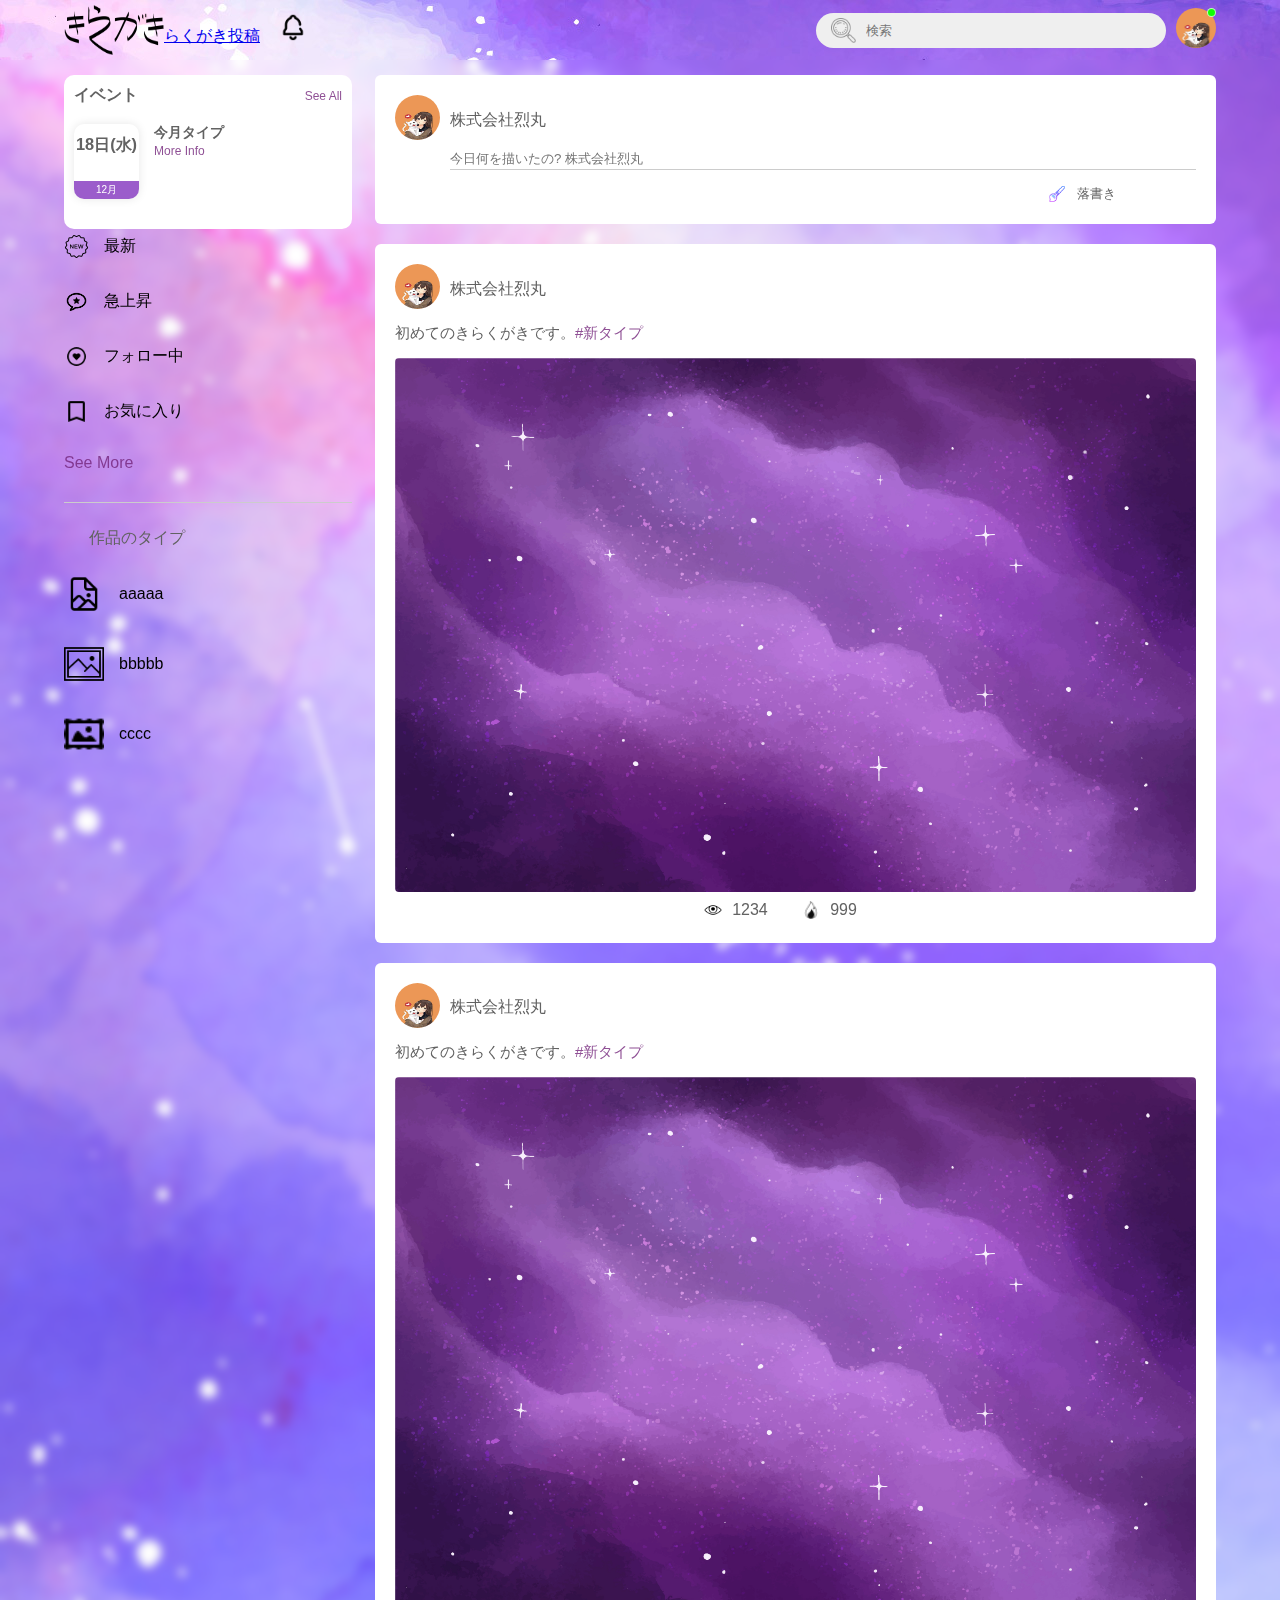
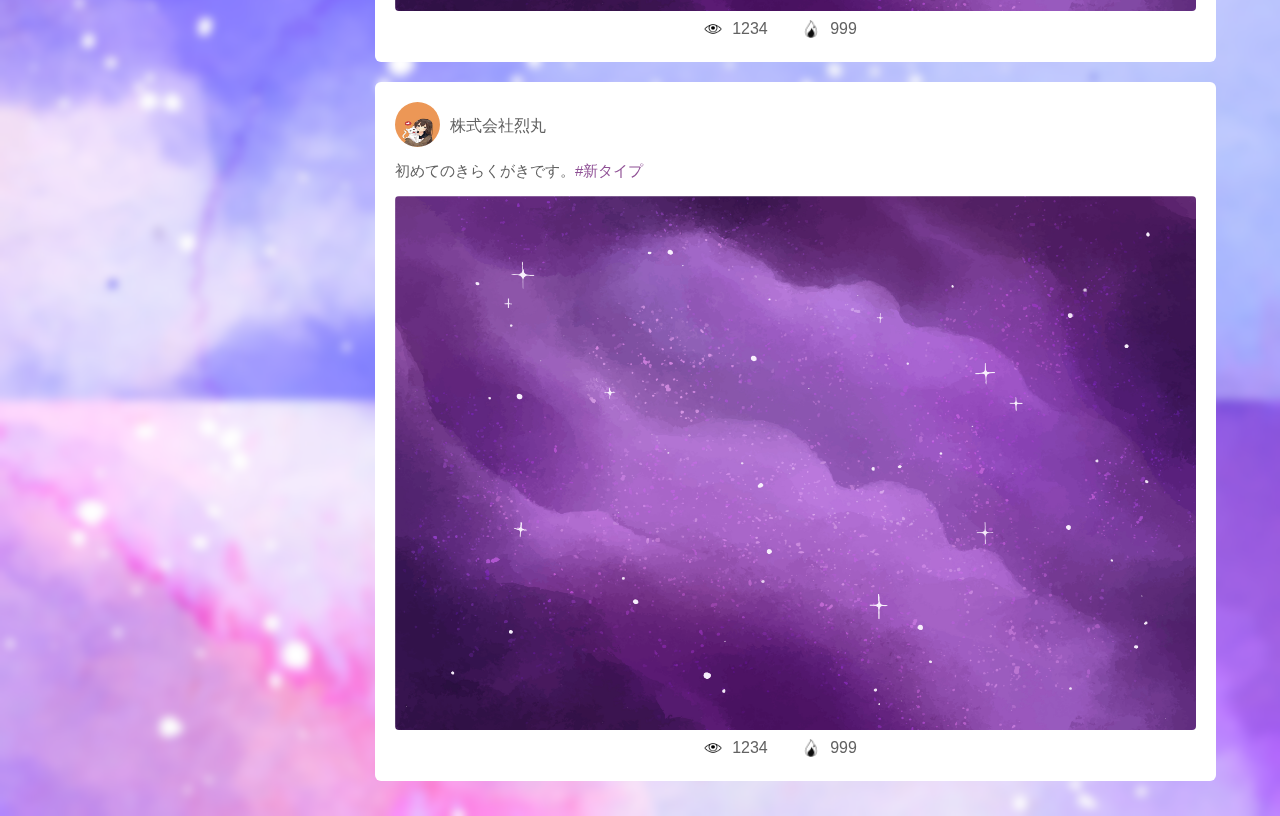
<file: index.html>
<!DOCTYPE html>
<html lang="en">
<head>
    <meta charset="UTF-8">
    <meta http-equiv="X-UA-Compatible" content="IE=edge">
    <meta name="viewport" content="width=device-width, initial-scale=1.0">

    <title>きらくがき</title>
    <link rel="stylesheet" href="css/main.css">
    <link rel="shortcut icon" href="images/title.PNG" type="image/x-icon">
    
</head>
<body>
<!-- header -->
    <nav>
        <div class="nav-left">
            <img  src="images/title.PNG" alt="home" width="100" height="50">
            <ul>
                <li><a href="post.html">らくがき投稿</a></li>
                <li><img  src="images/alarm_24.png"></li>
            </ul>
        </div>
        <div class="nav-right">

            <div class="search-box">
                <img src="images/search.png">
                <input type="text" placeholder="検索">
            </div>

            <div class="nav-user-icon online" onclick="settingsMenuToggle()">
                <img src="images/profile..jpg">

            </div>

        </div>
        <!--settings menu-->
        <div class="settings-menu">
            <div id = "white-btn">
                <span></span>
            </div>
            <div class="settings-menu-inner">
                <div class="user-profile">
                    <img src="images/profile..jpg">
                    <div>
                        <p>株式会社烈丸</p>
                        <a href="#">プロフィール</a>
                    </div>
                </div>
                <hr>
                <div class="user-profile">
                    <img src="images/usersetting.png">
                    <div>
                        <p>個人情報</p>
                        <a href="#">情報変更</a>
                    </div>
                </div>
                <hr>
                <div class="settings-links">
                    <div class="user-profile">
                        <img src="images/contract.png" class="settings-icons">                    
                        <a href="tos.html">利用契約</a>  
                    </div>
                </div>
                <div class="settings-links">
                    <div class="user-profile">
                        <img src="images/help.png" class="settings-icons">                    
                        <a href="help.html">ヘルプ</a>  
                    </div>
                </div>
                <div class="settings-links">
                    <div class="user-profile">
                        <img src="images/setting_icon.png" class="settings-icons">                    
                        <a href="setting.html">設定</a>  
                    </div>
                </div>
                <div class="settings-links">
                    <div class="user-profile">
                        <img src="images/logout.png" class="settings-icons">                    
                        <a href="login.html">ログアウト</a>  
                    </div>
                </div>
            </div>
        </div>
    </nav>
    <div class="container">
        <!--left sidebar-->
        <div class="left-sidebar">
            <div class="event-bar">
                <div class="eventbar-title">
                    <h4>イベント</h4>
                    <a href="#">See All</a>
                </div>
                <div class="event">
                    <div class="left-event">
                        <h3>18日(水)</h3>
                        <span>12月</span>
                    </div>
                    <div class="right-event">
                        <h4>今月タイプ</h4>
                        <a href="#">More Info</a>
    
                    </div>
                
                </div>
            </div>
    
            <div class="imp-links">
                <a href="#"><img src="images/new.png" alt="">最新</a>
                <a href="#"><img src="images/famous.png" alt="">急上昇</a>
                <a href="#"><img src="images/follow.png" alt="">フォロー中</a>
                <a href="#"><img src="images/save.png" alt="">お気に入り</a>
                <a href="#">See More</a>

            </div>
            <div class="shortcut-links">
                <p>作品のタイプ</p>
                <a href="#"><img src="images/type1.png" alt="">aaaaa</a>
                <a href="#"><img src="images/type2.png" alt="">bbbbb</a>
                <a href="#"><img src="images/type3.png" alt="">cccc</a>

            </div>
        </div>


        <!--main content-->
        <div class="main-content">
            <div class="write-post-container">
                <div class="user-profile">
                    <img src="images/profile..jpg">
                    <div>
                        <p>株式会社烈丸</p>
                    </div>
                </div>
                
                <div class="post-input-container">
                    <textarea rows="3" placeholder="今日何を描いたの? 株式会社烈丸"></textarea>
                    <div class="add-post-links">
                        <a href="#"><img src="images/logo.png" alt="">落書き</a>
                    </div>
                </div>
            </div>

            <div class="post-container">
                <div class="left-post-contents">
                    <div class="user-profile">
                        <img src="images/profile..jpg">
                        <div>
                            <p>株式会社烈丸</p>
                        </div>
                    </div>
                </div>
                <p class="post-text">初めてのきらくがきです。<a href="#">#新タイプ</a> </p>
                <img src="images/backgroundpic.jpg" class="post-img">

                <div class="post-row">
                    <div class="activity-icons">
                        <div><img src="images/saw.png">1234</div>
                        <div><img src="images/fire.png">999</div>
                    </div>
                </div>
            </div>

            <div class="post-container">
                <div class="left-post-contents">
                    <div class="user-profile">
                        <img src="images/profile..jpg">
                        <div>
                            <p>株式会社烈丸</p>
                        </div>
                    </div>
                </div>
                <p class="post-text">初めてのきらくがきです。<a href="#">#新タイプ</a> </p>
                <img src="images/backgroundpic.jpg" class="post-img">

                <div class="post-row">
                    <div class="activity-icons">
                        <div><img src="images/saw.png">1234</div>
                        <div><img src="images/fire.png">999</div>
                    </div>
                </div>
            </div>

            <div class="post-container">
                <div class="left-post-contents">
                    <div class="user-profile">
                        <img src="images/profile..jpg">
                        <div>
                            <p>株式会社烈丸</p>
                        </div>
                    </div>
                </div>
                <p class="post-text">初めてのきらくがきです。<a href="#">#新タイプ</a> </p>
                <img src="images/backgroundpic.jpg" class="post-img">

                <div class="post-row">
                    <div class="activity-icons">
                        <div><img src="images/saw.png">1234</div>
                        <div><img src="images/fire.png">999</div>
                    </div>
                </div>
                
            </div>
        </div>



    </div>
<script src="js/script.js"></script>
</body>

</html>
</file>
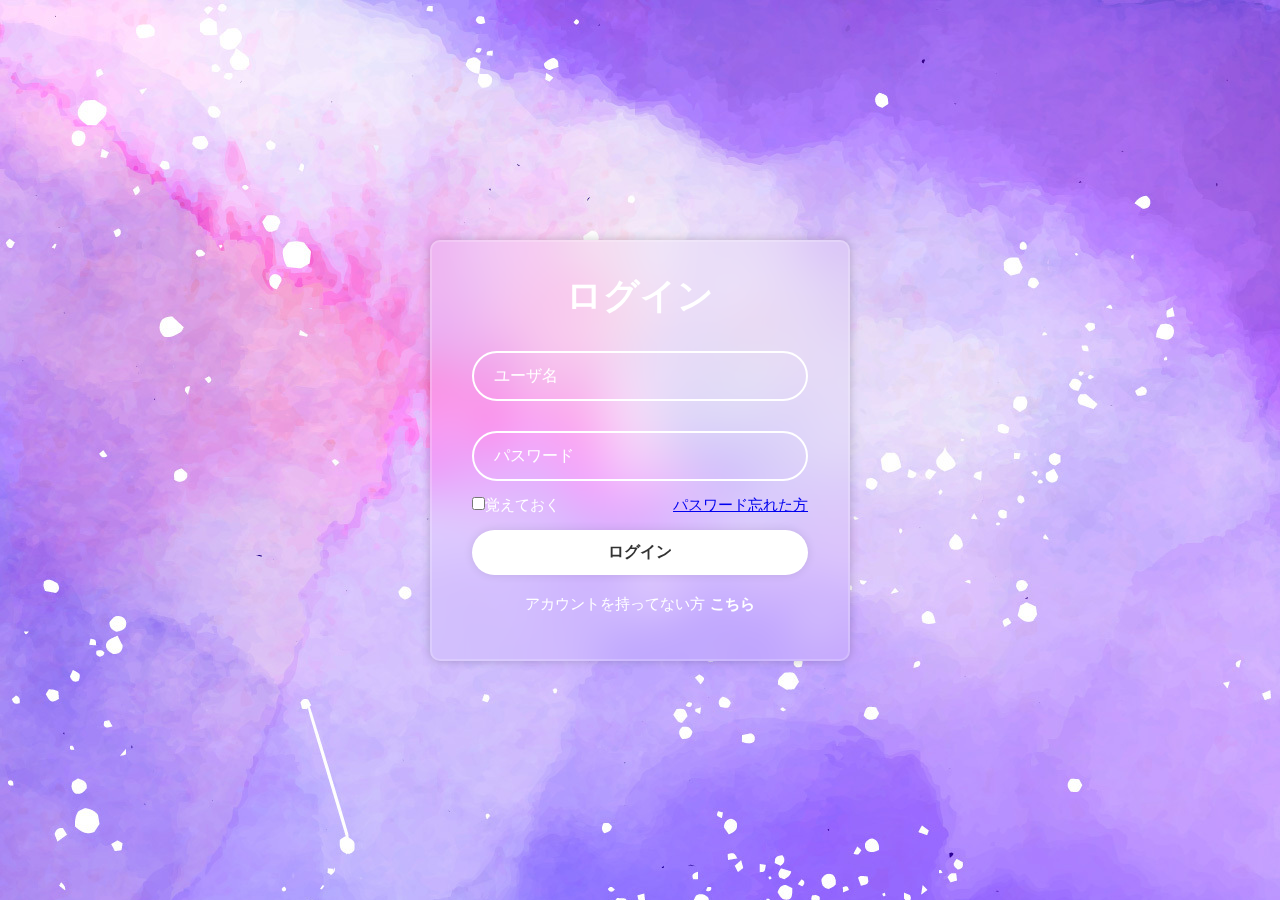
<file: login.html>
<!DOCTYPE html>
<html lang="en">
<head>
	<meta charset="utf-8">
    <meta name="viewport" content="width=device-width, initial-scale=1, shrink-to-fit=no">
    <meta name="author" content="Devcrud">
    <title>ログイン</title>
	<link rel="stylesheet" href="css/signin.css">
    <link rel="shortcut icon" href="assets/imgs/title.PNG" type="image/x-icon">

</head>
<body>
    <div class="wrapper">
        <form action="index.html" method="post">
            <h1>ログイン</h1>
            <div class="input-box">
                <input type="text" placeholder="ユーザ名" required>
            </div>
            <div class="input-box">
                <input type="password" placeholder="パスワード" required>
            </div>
            <div class = "remember-forget">
                <label><input type="checkbox">覚えておく</label>
                <a href="#">パスワード忘れた方</a>
            </div>
            <button type="submit" class="btn">ログイン</button>

            <div class="register-link">
                <p>アカウントを持ってない方 <a href="signin.html">こちら</a></p>
            </div>
            
        </form>
    </div>
    
</body>
</body>
</html>
</file>
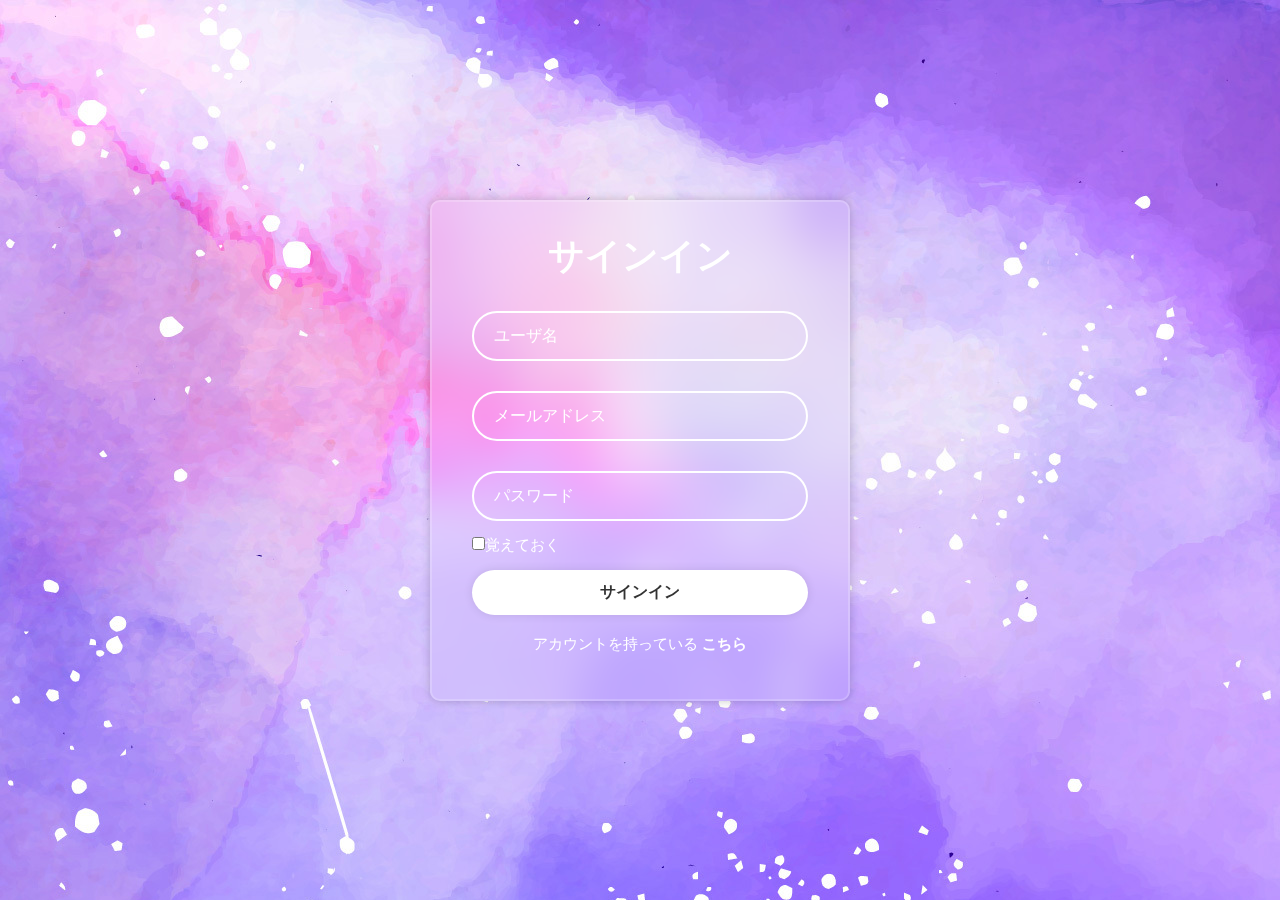
<file: signin.html>
<!DOCTYPE html>
<html lang="en">
<head>
	<meta charset="utf-8">
    <meta name="viewport" content="width=device-width, initial-scale=1, shrink-to-fit=no">
    <meta name="author" content="Devcrud">
    <title>サインイン</title>
	<link rel="stylesheet" href="css/signin.css">
    <link rel="shortcut icon" href="assets/imgs/title.PNG" type="image/x-icon">

</head>
<body>
    <div class="wrapper">
        <form action="index.html" method="post">
            <h1>サインイン</h1>
            <div class="input-box">
                <input type="text" placeholder="ユーザ名" required>
            </div>
            <div class="input-box">
                <input type="email" placeholder="メールアドレス" required>
            </div>
            <div class="input-box">
                <input type="password" placeholder="パスワード" required>
            </div>
            <div class = "remember-forget">
                <label><input type="checkbox">覚えておく</label>
            </div>
            <button type="submit" class="btn">サインイン</button>

            <div class="register-link">
                <p>アカウントを持っている <a href="login.html">こちら</a></p>
            </div>
            
        </form>
    </div>
    
</body>
</body>
</html>
</file>
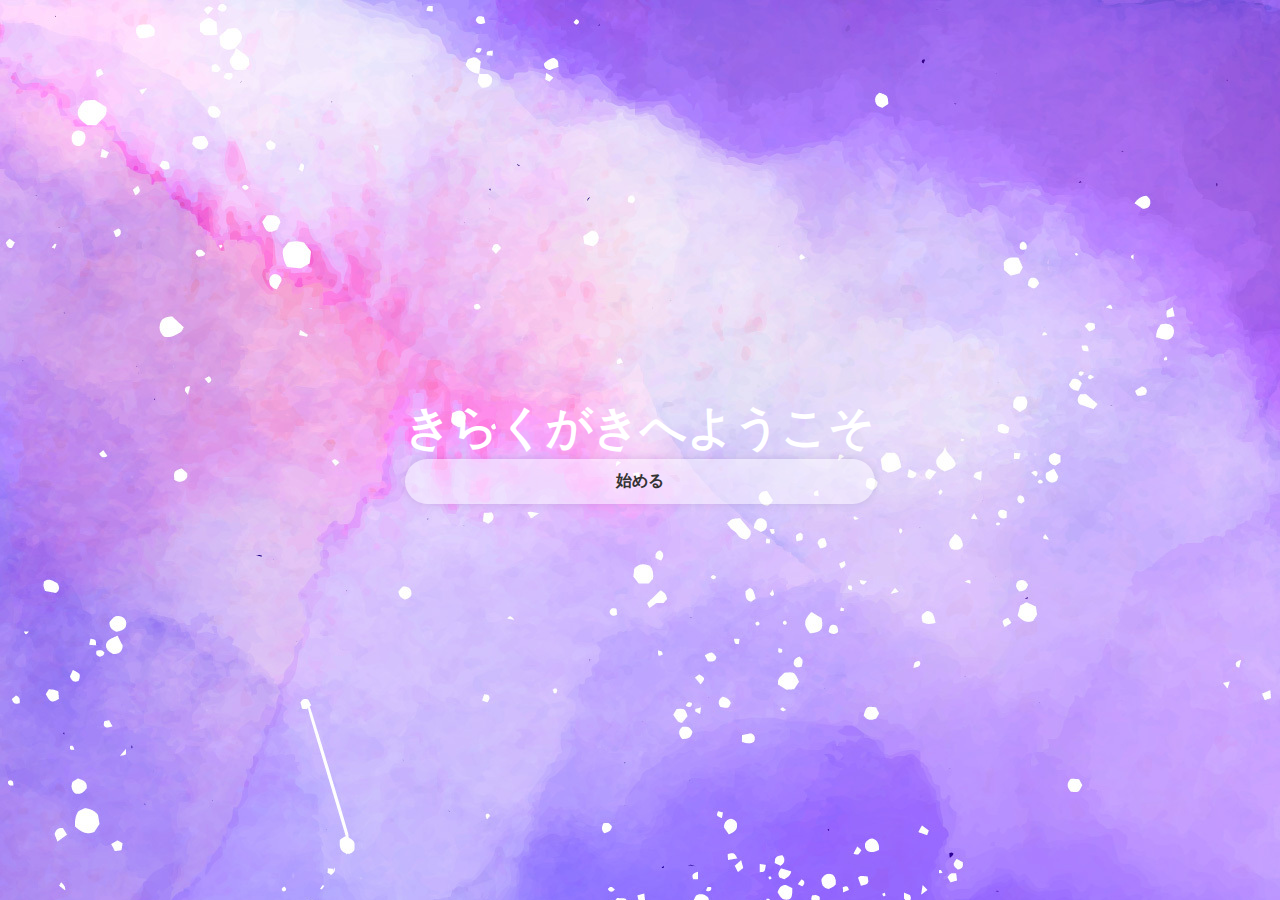
<file: title.html>
<!DOCTYPE html>
<html lang="en">
<head>
	<meta charset="utf-8">
    <meta name="viewport" content="width=device-width, initial-scale=1, shrink-to-fit=no">
    <meta name="author" content="Devcrud">
    <title>きらくがき</title>
	<link rel="stylesheet" href="css/signin.css">
    <link rel="shortcut icon" href="assets/imgs/title.PNG" type="image/x-icon">

</head>
<body>
    <div class="title-word">
        <form action="signin.html" method="post">
        <h1>きらくがきへようこそ</h1>
        <button type="submit" class="btn">始める</button>
    </form>
    </div>
</body>
</body>
</html>
</file>
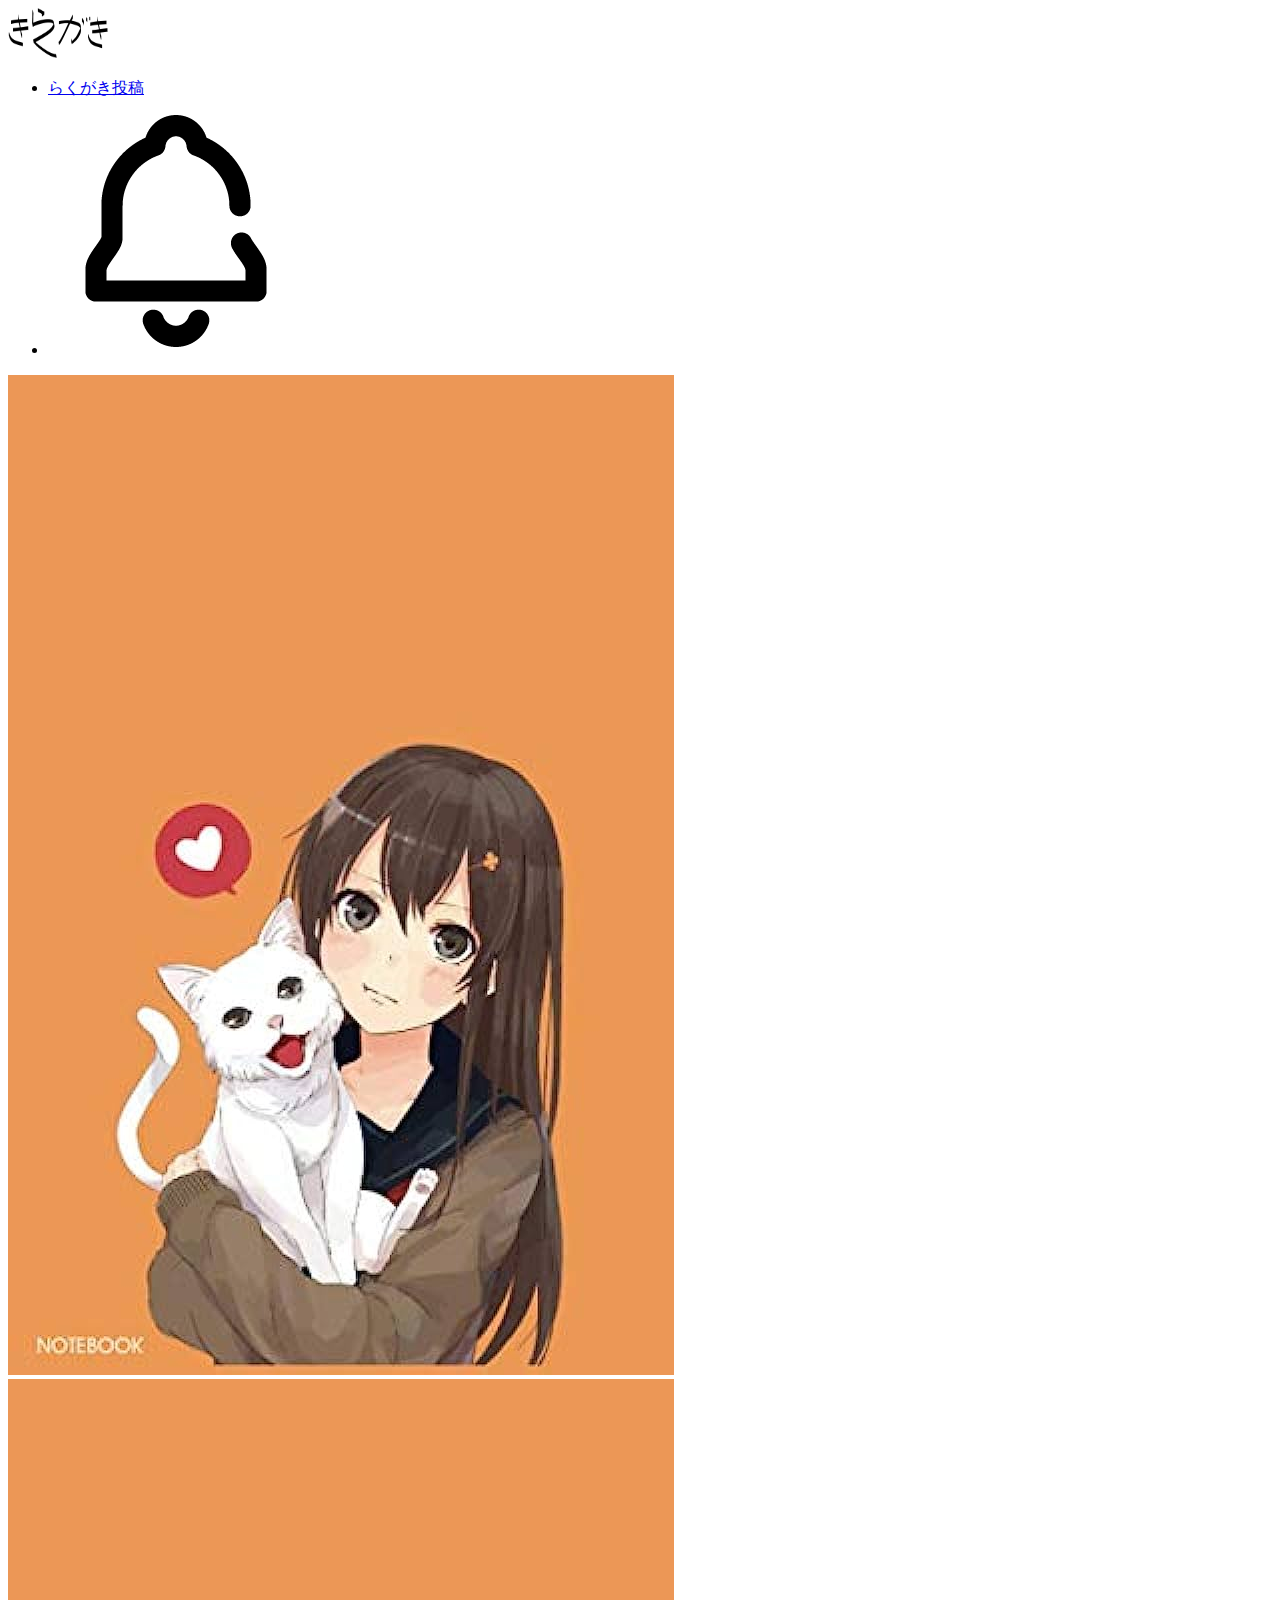
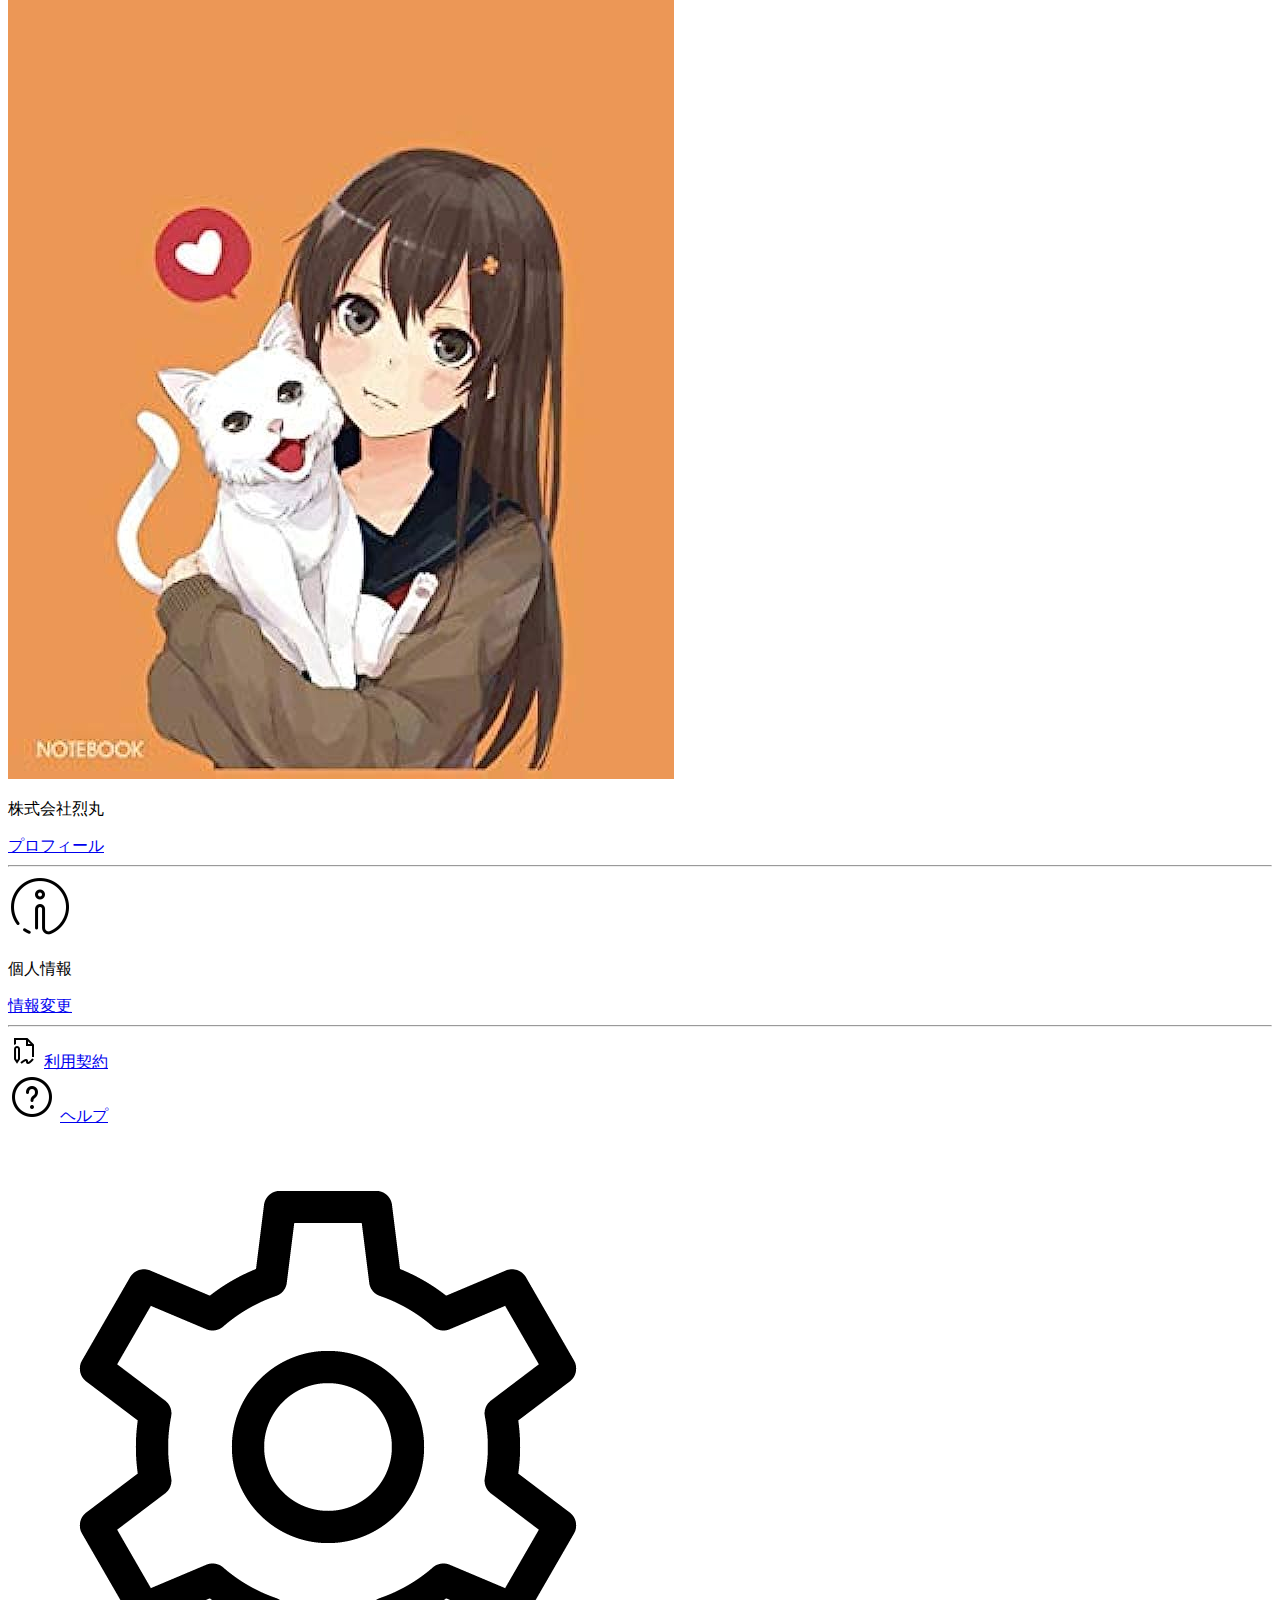
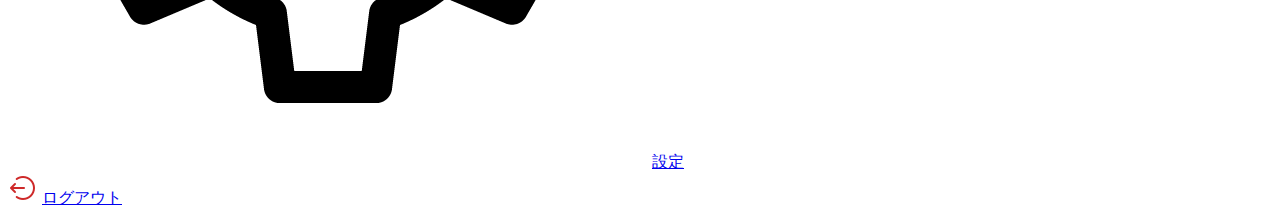
<file: tos.html>
<!DOCTYPE html>
<html lang="en">
<head>
    <meta charset="UTF-8">
    <meta name="viewport" content="width=device-width, initial-scale=1.0">
    <title>利用規約</title>
    <link rel="shortcut icon" href="images/title.PNG" type="image/x-icon">
</head>
<body>
<!-- header -->
<nav>
    <div class="nav-left">
        <img  src="images/title.PNG" alt="home" width="100" height="50">
        <ul>
            <li><a href="post.html">らくがき投稿</a></li>
            <li><img  src="images/alarm_24.png"></li>
        </ul>
    </div>
    <div class="nav-right">
        <div class="nav-user-icon online" onclick="settingsMenuToggle()">
            <img src="images/profile..jpg">

        </div>

    </div>
    <!--settings menu-->
    <div class="settings-menu">
        <div id = "white-btn">
            <span></span>
        </div>
        <div class="settings-menu-inner">
            <div class="user-profile">
                <img src="images/profile..jpg">
                <div>
                    <p>株式会社烈丸</p>
                    <a href="#">プロフィール</a>
                </div>
            </div>
            <hr>
            <div class="user-profile">
                <img src="images/usersetting.png">
                <div>
                    <p>個人情報</p>
                    <a href="#">情報変更</a>
                </div>
            </div>
            <hr>
            <div class="settings-links">
                <div class="user-profile">
                    <img src="images/contract.png" class="settings-icons">                    
                    <a href="tos.html">利用契約</a>  
                </div>
            </div>
            <div class="settings-links">
                <div class="user-profile">
                    <img src="images/help.png" class="settings-icons">                    
                    <a href="help.html">ヘルプ</a>  
                </div>
            </div>
            <div class="settings-links">
                <div class="user-profile">
                    <img src="images/setting_icon.png" class="settings-icons">                    
                    <a href="setting.html">設定</a>  
                </div>
            </div>
            <div class="settings-links">
                <div class="user-profile">
                    <img src="images/logout.png" class="settings-icons">                    
                    <a href="login.html">ログアウト</a>  
                </div>
            </div>
        </div>
    </div>
</nav> 
<script src="js/script.js"></script>   
</body>
</html>
</file>
<file: css/main.css>
*{
    margin: 0;
    padding: 0;
    font-family: 'poppins', sans-serif;
    box-sizing: border-box;

}

:root{
    --body-color:url(../images/background.jpg);
    --nav-color: url(../images/background.jpg);
    --background-color:rgba(138, 64, 194, 0.853);
}

.white-theme{
    --body-color:url(../images/whitepic.jpg);
    --nav-color: url(../images/whitepic.jpg);
    --background-color: url(../images/whitepic.jpg);

}
body{
    background: var(--body-color);

    backdrop-filter: blur(5px);
    transition: background 0.3s;
    
}
.wrapper{
    display: flex;
    justify-content: center;
    align-items: center;
    min-height: 100vh;
    background-color: antiquewhite;

}

nav{
    display: flex;
    align-items: center;
    justify-content: space-between;
    background: var(--nav-color);
    padding: 5px 5%;
    position: sticky;
    top: 0;
    z-index: 100;
 
}
.logo {
    width: 40px;
    margin-right: 45px;
}
.nav-left, .nav-right{
    display: flex; 
    align-items: center;
}
.nav-left ul li{
    list-style: none;
    display: inline-block;
}
.nav-left ul li img{
    width: 28px;
    margin: 0 15px;
}
.nav-user-icon img{
    margin-left: 10px;
    width: 40px;
    height: 40px;
    border-radius: 50%;
    cursor: pointer;

}
.search-box{
    background: #efefef;
    width: 350px;
    border-radius: 20px;
    display: flex;
    align-items: center;
    padding: 0 15px;
}
.search-box img{
    width: 25px;
}
.search-box input{
    width: 100%;
    background: transparent;
    padding: 10px;
    outline: none;
    border: 0;
}
.online{
    position: relative;
}
.online::after{
    content: '';
    width: 7px;
    height: 7px;
    border: 1px solid rgba(255, 255, 255, 0.725); 
    border-radius: 50px;
    background: #0fff03;
    position: absolute;
    top: 0;
    right: 0;
}

.container{
    display: flex;
    justify-content: space-between;
    padding: 15px 5%;
}

.left-sidebar{
    flex-basis: 25%;
    position: sticky;
    top: 70px;
    align-self: flex-start;
}
.main-content{
    flex-basis: 73%;
}
.imp-links a, .shortcut-links a{
    text-decoration:none ;
    display: flex;
    align-items: center;
    margin-bottom: 30px;
    color: rgb(0, 0, 0);
    width: fit-content;
}

.imp-links a img{
    width: 25px;
    margin-right: 15px;

}
.imp-links a:last-child{
    color:#73247acc;
}
.imp-links{
    border-bottom: 1px solid #ccc;

}
.shortcut-links a img{
    width: 40px;
    border-radius: 4px;
    margin-right: 15px;

}
.shortcut-links p{
    margin:25px;
    color: #626262;
    font-weight: 500;
}
.event-bar{
    padding: 10px;
    margin-bottom: 5px;
    background-color: white;
    color: #626262;
    border-radius: 10px;
}
.eventbar-title{
    display: flex;
    align-items: center;
    justify-content: space-between;
    margin-bottom: 18px;
}
.eventbar-title h4{
    font-weight: 600;
    font-size: 16px;
}
.eventbar-title a{
    text-decoration: none;
    color: #73247acc;
    font-size: 12px;
}
.event{
    display: flex;
    font-size: 14px;
    margin-bottom: 20px;
}
.left-event{
    border-radius: 10px;
    height: 75px;
    width: 65px;
    margin-right: 15px;
    padding-top: 10px;
    text-align: center;
    position: relative;
    overflow: hidden;
    box-shadow: 0 0 10px rgba(0,0,0,0.1);
}
.event p{
    font-size: 12px;
    
}
.event a{
    font-size: 12px;
    text-decoration: none;
    color: #73247acc;
}

.left-event span{
    position: absolute;
    bottom: 0;
    left: 0;
    width: 100%;
    background: var(--background-color) ;
    font-size: 10px;
    color: white;
    padding: 2px 0;
}
.write-post-container{
    width: 100%;
    background: #fff;
    border-radius: 6px;
    padding: 20px;
    color: #626262;
}
.user-profile{
    display: flex;
    align-items: center;
}
.user-profile img{
    width: 45px;
    height: 45px;
    border-radius: 50%;
    margin-right:10px ;
}
.user-profile p{
    margin-bottom: -5px;
    font-weight: 500;
    color: #626262;
}
.post-input-container{
    padding-top: 10px;
    padding-left: 55px;
}
.post-input-container textarea{
    width: 100%;
    height: 20px;
    border: 0;
    outline: 0;
    list-style: none;
    border-bottom: 1px solid #ccc;
    background: transparent;
    resize: none;
}

.add-post-links{
    display: flex;
    margin-top: 10px;
    margin-left: 80%;
}
.add-post-links a{
    text-decoration: none;
    display: flex;
    align-items: center;
    color: #626262;
    margin-right: 30px;
    font-size: 13px;

}

.add-post-links a img{
    width: 20px;
    margin-right: 10px;

}
.post-container{
    width: 100%;
    background: #fff;
    border-radius: 6px;
    padding: 20px;
    color: #626262;
    margin: 20px 0;

}
.left-post-contents{
    flex-basis: 30%;
    position: sticky;
    top: 70px;
    align-self: flex-start;

    
}
.main-contents{
    flex-basis: 30%;

}
.right-post-contents{
    flex-basis: 30%;
    position: sticky;
    top: 70px;
    align-self: flex-start;
}

.post-text{
    color: #9a9a9a;
    margin: 15px 0;
    font-size: 15px;

}
.post-text{
    color: #626262;
    font-weight: 500;

}
.post-text a{
    color: #73247acc;
    text-decoration: none;

}
.post-img{
    width: 100%;
    border-radius: 4px;
    margin-bottom: 5px;
}
.post-row{
    display: flex;
    align-items: center;
    justify-content: space-around;
}
.activity-icons div img{
    width: 18px;
    margin-right: 10px;
}
.activity-icons div{
    display: inline-flex;
    align-items: center;
    margin-right: 30px;
}

.settings-menu{
    position: absolute;
    width: 80%;
    max-width:350px;
    height: 350px;
    background: #fff;
    box-shadow: 0 0 10px rgba(0, 0, 0, 0.4);
    border-radius: 4px;
    overflow: hidden;
    top: 108%;
    right: 5%;
    max-height:0;
    transition: max-height 0.3s;
}
.settings-menu-height{
    max-height: 450px;
}
.user-profile a{
    font-size: 12px;
    color:#73247acc;
    text-decoration: none;
}
.settings-menu-inner{
    padding: 20px;

}
.settings-menu hr{
    border: none;
    height: 1px;
    background:#9a9a9a ;
    margin: 15px 0;
}
.settings-links{
    display: flex;
    align-items: center;
    margin: 15px 0;
}
.settings-links .settings-icons{
    width: 38px;
    height: 38px;
    margin-right: 10px;
    border-radius: 50%;
}
.settings-links a{
    display: flex;
    flex: 1;
    align-items: center;
    justify-content: space-between;
    text-decoration: none;
    color: #626262;
}

#white-btn{
    position: absolute;
    top: 20px;
    right: 20px;
    background: #c060e5b6;
    width: 45px;
    border-radius: 15px;
    padding: 2px 3px;
    cursor: pointer;
    display: flex;
    transition: padding-left 0.5s;
}
#white-btn span{
    width: 18px;
    height: 18px;
    background: #fff ;
    border-radius: 50%;
    display: inline-block;
}
#white-btn.white-btn-on{
    padding-left: 23px;
    background: #84f1ffcd;

}
</file>
<file: css/signin.css>
*{
    margin: 0;
    padding: 0;
    font-family: 'poppins', sans-serif;
    box-sizing: border-box;

}

body{
    background: url('../images/background.jpg') no-repeat;
    display: flex;
    justify-content: center;
    align-items: center;
    min-height: 100vh;
}

.wrapper{
    width: 420px;
    background:transparent ;
    border: 2px solid rgba(255, 255, 255, .2);
    backdrop-filter: blur(20px);
    box-shadow: 0 0 10px rgba(0, 0, 0, .2);

    color: #ffff;
    border-radius:10px ;
    padding: 30px 40px;
}

.wrapper h1{
    font-size: 36px;
    text-align: center;
}

.wrapper .input-box{
    width: 100%;
    height: 50px;
    margin: 30px 0;
}

.input-box input{
    width: 100%;
    height: 100%;
    background: transparent;
    border: none;
    outline: none;
    border: 2px solid rgba(255, 255, 255, 2);
    border-radius: 40px;
    font-size: 16px;
    color: #ffff;
    padding: 20px 45px 20px 20px;

}
 
.input-box input::placeholder{
    color: #ffff;
}
.input-box i{
    position: absolute;
    right: 20px;
    top: 50%;
    transform: translateY(-50%);
    font-size: 20px;
}
.wrapper .remember-forget{
    display: flex;
    justify-content: space-between;
    font-size: 14.5px;
    margin: -15px 0 15px;
}

.remember-forget label input{
    accent-color: #ffff;
    text-decoration: none;
}
.remember-forget a:hover{
    text-decoration: underline;
}

.wrapper .btn{
    width: 100%;
    height: 45px;
    background: white;
    border: none;
    outline: none;
    border-radius: 40px;
    box-shadow: 0 0 10px rgba(0, 0, 0, .1);
    cursor: pointer;
    font-size: 16px;
    color: #333;
    font-weight: 600;
}

.wrapper .register-link{
    font-size: 14.5px;
    text-align: center;
    margin: 20px 0 15px;

}

.register-link p a{
    color: #ffff;
    text-decoration: none;
    font-weight: 600;
}
.register-link p a:hover{
    text-decoration: underline;
}
.title-word h1{
    color: #ffff;
    font-size: 46px;
    text-align: center;
}
.title-word .btn{
    width: 100%;
    height: 45px;
    background: rgba(255, 255, 255, 0.474);
    border: none;
    outline: none;
    border-radius: 40px;
    box-shadow: 0 0 10px rgba(0, 0, 0, .1);
    cursor: pointer;
    font-size: 16px;
    color: #333;
    font-weight: 600;
   
}
</file>
